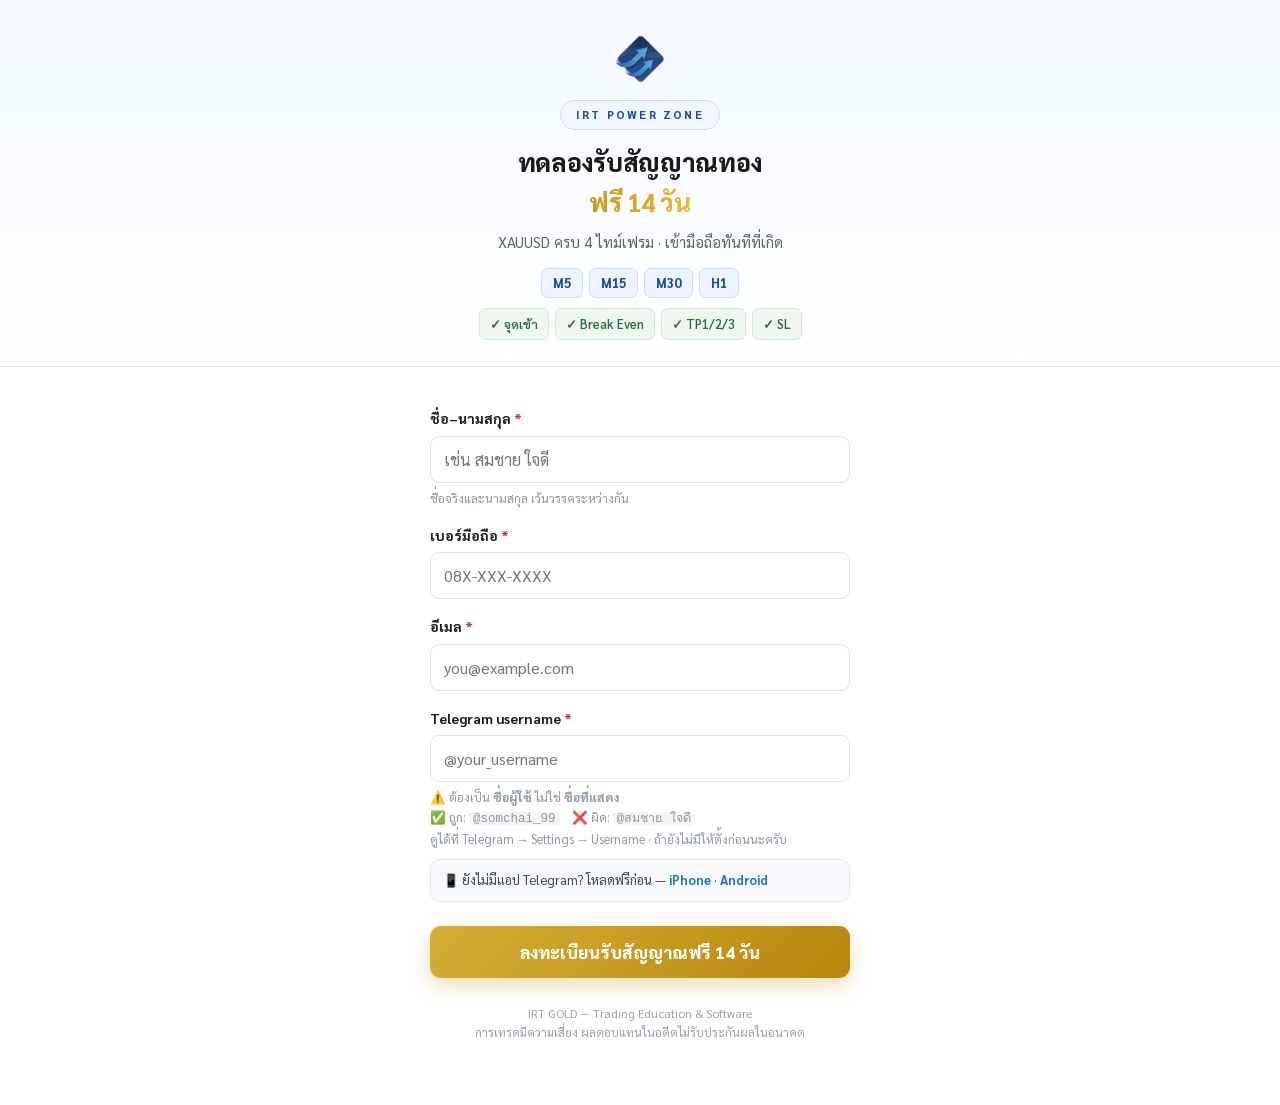
<file: powerzone/index.html>
<!doctype html>
<html lang="th">
<head>
<meta charset="utf-8" />
<meta name="viewport" content="width=device-width, initial-scale=1" />
<title>ทดลองรับสัญญาณฟรี 14 วัน | IRT POWER ZONE</title>
<meta name="description" content="ทดลองรับสัญญาณทอง XAUUSD ฟรี 14 วัน ครบ 4 ไทม์เฟรม M5 · M15 · M30 · H1 จุดเข้า Break Even TP1 TP2 TP3 และ SL เข้ามือถือทันทีที่เกิด" />
<link rel="icon" href="../assets/img/irt2.png" />

<!-- Open Graph — การ์ดพรีวิวตอนแปะลิงก์ใน LINE / Facebook -->
<meta property="og:type" content="website" />
<meta property="og:url" content="https://irtgold.github.io/powerzone/" />
<meta property="og:title" content="ทดลองรับสัญญาณทองฟรี 14 วัน — IRT POWER ZONE" />
<meta property="og:description" content="ครบ 4 ไทม์เฟรม M5 · M15 · M30 · H1 · จุดเข้า · Break Even · TP1/2/3 · SL — ลงทะเบียนฟรี รับลิงก์เข้าห้องทันที" />
<meta property="og:image" content="https://irtgold.github.io/assets/img/irt2.png" />
<meta property="og:locale" content="th_TH" />
<meta name="twitter:card" content="summary_large_image" />

<link href="https://fonts.googleapis.com/css2?family=Sarabun:wght@400;600;700;800&display=swap" rel="stylesheet">
<style>
  *{margin:0;padding:0;box-sizing:border-box}
  body{font-family:'Sarabun',-apple-system,'Segoe UI',sans-serif;background:#fff;color:#1a1a1a;line-height:1.6;padding-bottom:40px}
  .hero{background:linear-gradient(180deg,#f4f8ff,#fff);border-bottom:1px solid #dfe8f6;padding:30px 20px 26px;text-align:center}
  .logo{display:block;width:58px;height:58px;border-radius:14px;object-fit:cover;margin:0 auto 12px}
  .brand{display:inline-block;font-weight:800;letter-spacing:.2em;font-size:11px;color:#1f4f9a;border:1.5px solid #c9d9f2;border-radius:100px;padding:5px 15px;margin-bottom:12px;background:#f2f7ff}
  h1{font-size:25px;font-weight:800;letter-spacing:-.3px;margin-bottom:8px}
  h1 .g{background:linear-gradient(90deg,#c9971a,#e8b93c);-webkit-background-clip:text;background-clip:text;color:transparent}
  .sub{color:#5c6470;font-size:15px}
  .tf{display:flex;gap:6px;justify-content:center;margin-top:14px}
  .tf span{font-size:13px;font-weight:800;color:#1f4f9a;background:#eef4ff;border:1px solid #cddcf5;border-radius:7px;padding:4px 11px}
  .badges{display:flex;gap:6px;justify-content:center;flex-wrap:wrap;margin-top:10px}
  .badge{font-size:12.5px;font-weight:600;color:#2e6b3e;background:#eef8f1;border:1px solid #cfe8d8;border-radius:7px;padding:5px 10px}
  .wrap{max-width:460px;margin:0 auto;padding:24px 20px}
  label{display:block;font-size:14px;font-weight:700;margin:16px 0 6px}
  .req{color:#d0343a}
  input{width:100%;padding:12px 13px;font-size:16px;font-family:inherit;border:1.5px solid #dfe3e8;border-radius:9px;background:#fff;color:#1a1a1a}
  input:focus{outline:none;border-color:#3b73c9}
  .hint{font-size:12.5px;color:#8d97a3;margin-top:5px}
  .hint code{background:#f4f5f7;border-radius:4px;padding:0 4px}
  .notg{margin-top:10px;font-size:13px;color:#3d4550;background:#f7f9fc;border:1px solid #e3e9f2;border-radius:9px;padding:10px 12px}
  .notg a{color:#1f6fd6;font-weight:700;text-decoration:none}
  button{width:100%;margin-top:24px;background:linear-gradient(135deg,#d4af37,#b8860b);color:#fff;font-family:inherit;font-weight:800;font-size:17px;padding:15px;border:0;border-radius:11px;cursor:pointer;box-shadow:0 8px 20px rgba(184,134,11,.28)}
  button:disabled{opacity:.6}
  .err{color:#d0343a;font-size:13.5px;margin-top:10px;display:none;background:#fef6f6;border:1px solid #f3d9d9;border-radius:8px;padding:10px}
  #done{display:none;text-align:center}
  .tick{width:66px;height:66px;border-radius:50%;background:#eef8f1;color:#28a35c;font-size:34px;display:flex;align-items:center;justify-content:center;margin:0 auto 16px}
  .tglink{display:block;background:#3390ec;color:#fff;font-weight:800;font-size:17px;padding:15px;border-radius:11px;text-decoration:none;margin-top:20px}
  .raw{margin-top:10px;font-size:12.5px;color:#8d97a3;word-break:break-all}
  .raw b{color:#3d4550;font-weight:600;user-select:all}
  .inapp{margin-top:12px;font-size:12.5px;color:#7a5a00;background:#fffbee;border:1px solid #f0e2b6;border-radius:8px;padding:9px 11px;text-align:left}
  .steps{background:#fafbfc;border:1px solid #eceef1;border-radius:12px;padding:16px 18px;margin-top:18px;text-align:left}
  .steps li{list-style:none;font-size:14px;color:#3d4550;padding:5px 0 5px 24px;position:relative}
  .steps li::before{content:"✓";position:absolute;left:0;color:#28a35c;font-weight:700}
  .foot{text-align:center;color:#98a0ab;font-size:12px;margin-top:26px;padding:0 20px}
</style>
</head>
<body>

<div class="hero">
  <img src="../assets/img/irt2.png" alt="IRT GOLD" class="logo" />
  <div class="brand">IRT POWER ZONE</div>
  <h1>ทดลองรับสัญญาณทอง<br><span class="g">ฟรี 14 วัน</span></h1>
  <p class="sub">XAUUSD ครบ 4 ไทม์เฟรม · เข้ามือถือทันทีที่เกิด</p>
  <div class="tf"><span>M5</span><span>M15</span><span>M30</span><span>H1</span></div>
  <div class="badges">
    <span class="badge">✓ จุดเข้า</span>
    <span class="badge">✓ Break Even</span>
    <span class="badge">✓ TP1/2/3</span>
    <span class="badge">✓ SL</span>
  </div>
</div>

<div class="wrap">
  <div id="form">
    <label>ชื่อ–นามสกุล <span class="req">*</span></label>
    <input id="name" placeholder="เช่น สมชาย ใจดี" autocomplete="name">
    <div class="hint">ชื่อจริงและนามสกุล เว้นวรรคระหว่างกัน</div>

    <label>เบอร์มือถือ <span class="req">*</span></label>
    <input id="phone" type="tel" inputmode="numeric" placeholder="08X-XXX-XXXX" autocomplete="tel">

    <label>อีเมล <span class="req">*</span></label>
    <input id="email" type="email" placeholder="you@example.com" autocomplete="email" autocapitalize="off" spellcheck="false">

    <label>Telegram username <span class="req">*</span></label>
    <input id="username" placeholder="@your_username" autocapitalize="off" autocorrect="off" spellcheck="false">
    <div class="hint">
      ⚠️ ต้องเป็น <b>ชื่อผู้ใช้</b> ไม่ใช่ <b>ชื่อที่แสดง</b><br>
      ✅ ถูก: <code>@somchai_99</code> &nbsp;&nbsp; ❌ ผิด: <code>@สมชาย ใจดี</code><br>
      ดูได้ที่ Telegram → Settings → Username · ถ้ายังไม่มีให้ตั้งก่อนนะครับ
    </div>
    <div class="notg">
      📱 ยังไม่มีแอป Telegram? โหลดฟรีก่อน —
      <a href="https://apps.apple.com/app/telegram-messenger/id686449807" target="_blank" rel="noopener">iPhone</a> ·
      <a href="https://play.google.com/store/apps/details?id=org.telegram.messenger" target="_blank" rel="noopener">Android</a>
    </div>

    <button id="btn" type="button">ลงทะเบียนรับสัญญาณฟรี 14 วัน</button>
    <div class="err" id="err"></div>
  </div>

  <div id="done">
    <div class="tick">✓</div>
    <h1 style="font-size:22px">ลงทะเบียนสำเร็จ!</h1>
    <p class="sub" id="doneMsg">กดปุ่มด้านล่างเพื่อเข้าห้องรับสัญญาณได้เลย</p>
    <a class="tglink" id="joinLink" href="#" target="_blank" rel="noopener">📲 เข้าห้อง IRT POWER ZONE</a>
    <div class="raw">หรือก๊อปลิงก์นี้ไปเปิดใน Telegram: <b id="rawLink"></b></div>
    <div class="inapp">กดแล้วไม่เด้งเข้า Telegram? — กด <b>⋮</b> มุมขวาบน แล้วเลือก <b>เปิดในเบราว์เซอร์</b> จากนั้นกดปุ่มสีฟ้าอีกครั้ง</div>
    <ul class="steps">
      <li>ลิงก์นี้เป็นของคุณคนเดียว ใช้ได้ครั้งเดียว หมดอายุใน 24 ชม.</li>
      <li>ในแอป Telegram กด <b>Join Channel</b> เพื่อเข้าห้อง</li>
      <li>เริ่มนับ 14 วันทันทีที่เข้า · เสาร์–อาทิตย์ไม่นับ เพราะตลาดปิด</li>
      <li>เปิดแจ้งเตือนห้องไว้ จะได้ไม่พลาดสัญญาณ</li>
      <li>ครบกำหนดระบบนำออกให้อัตโนมัติ · อยากรับต่อทักแอดมินทาง LINE</li>
    </ul>
  </div>

  <div class="foot">
    IRT GOLD — Trading Education &amp; Software<br>
    การเทรดมีความเสี่ยง ผลตอบแทนในอดีตไม่รับประกันผลในอนาคต
  </div>
</div>

<script>
const SCRIPT_URL = 'https://script.google.com/macros/s/AKfycbytr9sP5MWz-OqVXQxXONUTqZyxpMmVKLAEHtgu-zD6jknSsaMK8YQcODHiNq7cdOes/exec';
const wait = ms => new Promise(r => setTimeout(r, ms));

// ── ตรวจชื่อ / เบอร์มั่วตั้งแต่หน้าเว็บ (เซิร์ฟเวอร์ตรวจซ้ำ + ตรวจอีเมลเพิ่มอีกชั้น) ──
function nameProblem(n) {
  n = n.trim().replace(/\s+/g, ' ');
  const letters = n.replace(/[^A-Za-z฀-๿]/g, '');
  if (/\d/.test(n)) return 'ชื่อต้องไม่มีตัวเลขครับ กรุณากรอกชื่อ–นามสกุลจริง';
  if (letters.length < 4 || n.split(' ').length < 2)
    return 'กรุณากรอกทั้งชื่อและนามสกุล เว้นวรรคระหว่างกัน เช่น สมชาย ใจดี';
  const flat = n.toLowerCase().replace(/\s/g, '');
  if (/^(.)\1+$/.test(flat) || /(test|asdf|qwer|zxcv|ทดสอบ)/.test(flat))
    return 'กรุณากรอกชื่อ–นามสกุลจริงครับ';
  if (n.toLowerCase().split(' ').some(w => /^[a-z]{5,}$/.test(w) && !/[aeiouy]/.test(w)))
    return 'กรุณากรอกชื่อ–นามสกุลจริงครับ';
  return '';
}
function phoneProblem(p) {
  p = p.replace(/\D/g, '');
  if (!/^0[689]\d{8}$/.test(p)) return 'กรุณากรอกเบอร์มือถือ 10 หลัก ขึ้นต้นด้วย 06 / 08 / 09';
  if (/^(\d)\1{6}$/.test(p.slice(3))) return 'เบอร์โทรไม่ถูกต้อง กรุณากรอกเบอร์จริงครับ';
  const t = p.slice(2);
  let up = true, down = true;
  for (let i = 1; i < t.length; i++) {
    const d = Number(t[i]) - Number(t[i - 1]);
    if (d !== 1) up = false;
    if (d !== -1) down = false;
  }
  return (up || down) ? 'เบอร์โทรไม่ถูกต้อง กรุณากรอกเบอร์จริงครับ' : '';
}

// ส่ง 1 ครั้ง — ได้คำตอบคืน JSON · คำตอบหาย / Google ตอบเป็นหน้า 404 / ค้างนานเกิน 40 วิ โยน network
// (เซิร์ฟเวอร์บันทึกไปแล้วแต่คำตอบกลับมาไม่ถึง — เจอจริงกับมือถือเน็ตไม่นิ่ง และช่วงระบบเพิ่งอัปเดต
//  คำขอแรก ๆ ช้า ~20 วิ แล้ว Google ส่งหน้า 404 กลับมาแทนคำตอบ · รอ 40 วิก่อนตัดสาย ไม่ให้ส่งซ้ำตอนงานแรกยังไม่เสร็จ)
async function postOnce(fd) {
  const ctl = ('AbortController' in window) ? new AbortController() : null;
  const timer = ctl ? setTimeout(() => ctl.abort(), 40000) : null;
  try {
    const res = await fetch(SCRIPT_URL, { method: 'POST', body: fd, signal: ctl ? ctl.signal : undefined });
    return await res.json();
  } catch (e) {
    const err = new Error('network');
    err.network = true;
    throw err;
  } finally {
    if (timer) clearTimeout(timer);
  }
}

document.getElementById('btn').addEventListener('click', async function () {
  const v = id => document.getElementById(id).value.trim();
  const err = document.getElementById('err');
  const btn = document.getElementById('btn');
  const show = m => { err.textContent = m; err.style.display = 'block'; };
  const reset = () => { btn.disabled = false; btn.textContent = 'ลงทะเบียนรับสัญญาณฟรี 14 วัน'; };

  // ── ตรวจข้อมูลก่อนส่ง ──
  const badName = nameProblem(v('name'));
  if (badName) return show(badName);

  const badPhone = phoneProblem(v('phone'));
  if (badPhone) return show(badPhone);

  if (!v('email')) return show('กรุณากรอกอีเมลครับ');
  if (!/^[^\s@]+@[^\s@]+\.[^\s@]{2,}$/.test(v('email')))
    return show('อีเมลไม่ถูกต้อง กรุณาตรวจสอบอีกครั้งครับ');

  const u = v('username').replace(/^@/, '').toLowerCase();
  if (!u) return show('กรุณากรอก Telegram username ครับ');
  if (/\s/.test(u))
    return show('Telegram username ห้ามมีช่องว่างครับ — ต้องเป็น "ชื่อผู้ใช้" ไม่ใช่ "ชื่อที่แสดง" ดูที่ Telegram → Settings → Username');
  if (!/^[a-z0-9_]{5,32}$/.test(u))
    return show('Telegram username ไม่ถูกต้อง — ใช้ได้เฉพาะ a-z, 0-9 และ _ ยาว 5-32 ตัว');

  err.style.display = 'none';
  btn.disabled = true;
  btn.textContent = 'กำลังบันทึก...';

  const fd = new FormData();
  fd.append('program', 'pz7');          // ห้อง IRT POWER ZONE 14 วัน
  fd.append('source', 'LINE');
  fd.append('name', v('name'));
  fd.append('phone', v('phone'));
  fd.append('email', v('email'));
  fd.append('username', v('username'));

  // คำตอบหาย → ส่งซ้ำอัตโนมัติ (สูงสุด 3 ครั้ง) เซิร์ฟเวอร์เจอเบอร์เดิมจะคืนลิงก์ให้ ไม่บันทึกซ้ำ
  let data = null, retried = false;
  for (let attempt = 1; attempt <= 3 && !data; attempt++) {
    try {
      data = await postOnce(fd);
    } catch (e) {
      if (attempt === 3) break;
      retried = true;
      btn.textContent = 'การเชื่อมต่อสะดุด กำลังลองใหม่...';
      await wait(attempt * 2000);
    }
  }

  if (!data) {
    reset();
    return show('การเชื่อมต่อไม่เสถียร กดปุ่มลงทะเบียนอีกครั้งได้เลยครับ (ระบบไม่บันทึกซ้ำ) — ถ้ายังไม่ได้ ทักแอดมินทาง LINE');
  }

  // เซิร์ฟเวอร์ตอบกลับพร้อมเหตุผล เช่น อีเมลพิมพ์ผิด / เคยทดลองครบแล้ว — โชว์ตามนั้น
  if (!data.ok) {
    reset();
    return show(data.error || 'เกิดข้อผิดพลาด กรุณาลองใหม่อีกครั้ง หรือทักแอดมินทาง LINE ครับ');
  }

  document.getElementById('form').style.display = 'none';
  document.getElementById('done').style.display = 'block';
  document.getElementById('joinLink').href = data.link;
  document.getElementById('rawLink').textContent = data.link;
  // ส่งซ้ำเพราะเน็ตสะดุด เซิร์ฟเวอร์จะตอบว่า "เคยลงแล้ว" — ไม่ต้องบอกลูกค้า เพราะเพิ่งกดครั้งเดียว
  if (data.repeat && !retried) {
    document.getElementById('doneMsg').textContent =
      'คุณเคยลงทะเบียนไว้แล้ว — นี่คือลิงก์ใหม่ของคุณ กดเข้าห้องได้เลยครับ';
  }
  window.scrollTo({ top: 0, behavior: 'smooth' });
});
</script>

</body>
</html>
</file>
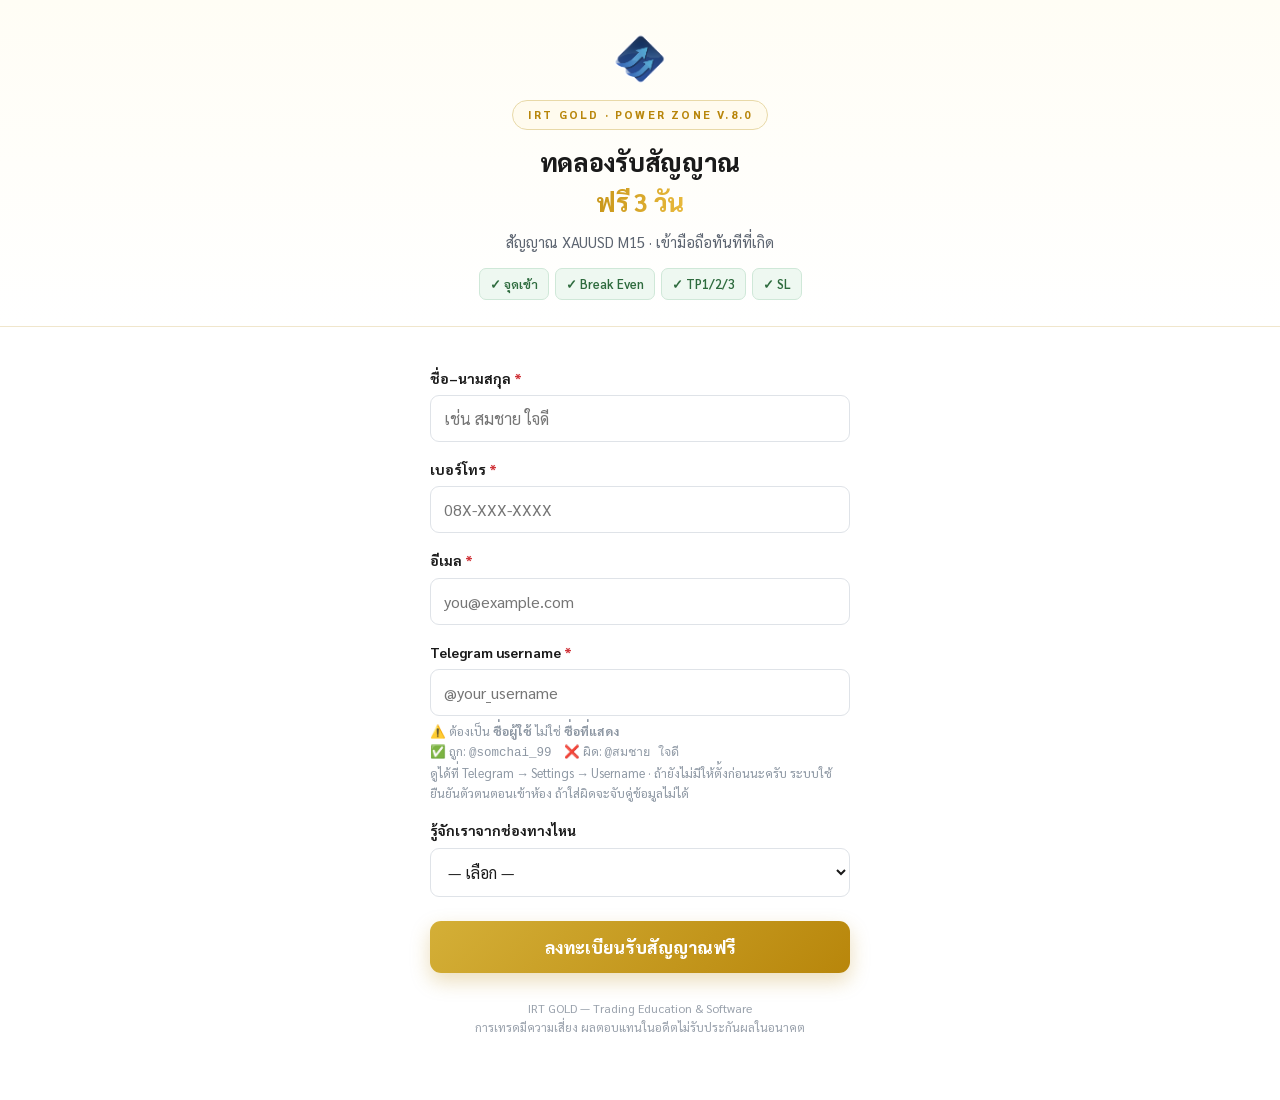
<file: trial/index.html>
<!doctype html>
<html lang="th">
<head>
<meta charset="utf-8" />
<meta name="viewport" content="width=device-width, initial-scale=1" />
<title>ทดลองรับสัญญาณฟรี 3 วัน | IRT GOLD V.8.0</title>
<meta name="description" content="ทดลองรับสัญญาณ XAUUSD M15 ฟรี 3 วัน ครบทั้งจุดเข้า Break Even TP1 TP2 TP3 และ SL เข้ามือถือทันทีที่เกิด" />
<link rel="icon" href="../assets/img/irt2.png" />

<!-- Open Graph — ให้ Facebook แสดงการ์ดพรีวิวสวย ๆ -->
<meta property="og:type" content="website" />
<meta property="og:url" content="https://irtgold.github.io/trial/" />
<meta property="og:title" content="ทดลองรับสัญญาณ XAUUSD ฟรี 3 วัน — IRT GOLD V.8.0" />
<meta property="og:description" content="สัญญาณ M15 เข้ามือถือทันทีที่เกิด · ครบทั้งจุดเข้า · Break Even · TP1/2/3 · SL — ลงทะเบียนฟรี ไม่มีค่าใช้จ่าย" />
<meta property="og:image" content="https://irtgold.github.io/assets/img/irt2.png" />
<meta property="og:locale" content="th_TH" />
<meta name="twitter:card" content="summary_large_image" />

<link href="https://fonts.googleapis.com/css2?family=Sarabun:wght@400;600;700;800&display=swap" rel="stylesheet">
<style>
  *{margin:0;padding:0;box-sizing:border-box}
  body{font-family:'Sarabun',-apple-system,'Segoe UI',sans-serif;background:#fff;color:#1a1a1a;line-height:1.6;padding-bottom:40px}
  .hero{background:linear-gradient(180deg,#fffdf5,#fff);border-bottom:1px solid #f0e6cc;padding:30px 20px 26px;text-align:center}
  /* display:block + margin auto = กลางแน่นอน ไม่ขึ้นกับเส้นฐานตัวอักษร */
  .logo{display:block;width:58px;height:58px;border-radius:14px;object-fit:cover;margin:0 auto 12px}
  .brand{display:inline-block;font-weight:800;letter-spacing:.2em;font-size:11px;color:#b8860b;border:1.5px solid #e8d9a8;border-radius:100px;padding:5px 15px;margin-bottom:12px;background:#fffbee}
  h1{font-size:25px;font-weight:800;letter-spacing:-.3px;margin-bottom:8px}
  h1 .g{background:linear-gradient(90deg,#c9971a,#e8b93c);-webkit-background-clip:text;background-clip:text;color:transparent}
  .sub{color:#5c6470;font-size:15px}
  .badges{display:flex;gap:6px;justify-content:center;flex-wrap:wrap;margin-top:14px}
  .badge{font-size:12.5px;font-weight:600;color:#2e6b3e;background:#eef8f1;border:1px solid #cfe8d8;border-radius:7px;padding:5px 10px}
  .wrap{max-width:460px;margin:0 auto;padding:24px 20px}
  label{display:block;font-size:14px;font-weight:700;margin:16px 0 6px}
  .req{color:#d0343a}
  input,select{width:100%;padding:12px 13px;font-size:16px;font-family:inherit;border:1.5px solid #dfe3e8;border-radius:9px;background:#fff;color:#1a1a1a}
  input:focus,select:focus{outline:none;border-color:#d4af37}
  .hint{font-size:12.5px;color:#8d97a3;margin-top:5px}
  button{width:100%;margin-top:24px;background:linear-gradient(135deg,#d4af37,#b8860b);color:#fff;font-family:inherit;font-weight:800;font-size:17px;padding:15px;border:0;border-radius:11px;cursor:pointer;box-shadow:0 8px 20px rgba(184,134,11,.28)}
  button:disabled{opacity:.6}
  .err{color:#d0343a;font-size:13.5px;margin-top:10px;display:none;background:#fef6f6;border:1px solid #f3d9d9;border-radius:8px;padding:10px}
  #done{display:none;text-align:center}
  .tick{width:66px;height:66px;border-radius:50%;background:#eef8f1;color:#28a35c;font-size:34px;display:flex;align-items:center;justify-content:center;margin:0 auto 16px}
  .tglink{display:block;background:#3390ec;color:#fff;font-weight:800;font-size:17px;padding:15px;border-radius:11px;text-decoration:none;margin-top:20px}
  .steps{background:#fafbfc;border:1px solid #eceef1;border-radius:12px;padding:16px 18px;margin-top:20px;text-align:left}
  .steps li{list-style:none;font-size:14px;color:#3d4550;padding:5px 0 5px 24px;position:relative}
  .steps li::before{content:"✓";position:absolute;left:0;color:#28a35c;font-weight:700}
  .foot{text-align:center;color:#98a0ab;font-size:12px;margin-top:26px;padding:0 20px}
</style>
</head>
<body>

<div class="hero">
  <img src="../assets/img/irt2.png" alt="IRT GOLD" class="logo" />
  <div class="brand">IRT GOLD · POWER ZONE V.8.0</div>
  <h1>ทดลองรับสัญญาณ<br><span class="g">ฟรี 3 วัน</span></h1>
  <p class="sub">สัญญาณ XAUUSD M15 · เข้ามือถือทันทีที่เกิด</p>
  <div class="badges">
    <span class="badge">✓ จุดเข้า</span>
    <span class="badge">✓ Break Even</span>
    <span class="badge">✓ TP1/2/3</span>
    <span class="badge">✓ SL</span>
  </div>
</div>

<div class="wrap">
  <div id="form">
    <label>ชื่อ–นามสกุล <span class="req">*</span></label>
    <input id="name" placeholder="เช่น สมชาย ใจดี" autocomplete="name">

    <label>เบอร์โทร <span class="req">*</span></label>
    <input id="phone" type="tel" inputmode="numeric" placeholder="08X-XXX-XXXX" autocomplete="tel">

    <label>อีเมล <span class="req">*</span></label>
    <input id="email" type="email" placeholder="you@example.com" autocomplete="email" autocapitalize="off" spellcheck="false">

    <label>Telegram username <span class="req">*</span></label>
    <input id="username" placeholder="@your_username" autocapitalize="off" autocorrect="off" spellcheck="false">
    <div class="hint">
      ⚠️ ต้องเป็น <b>ชื่อผู้ใช้</b> ไม่ใช่ <b>ชื่อที่แสดง</b><br>
      ✅ ถูก: <code>@somchai_99</code> &nbsp;&nbsp; ❌ ผิด: <code>@สมชาย ใจดี</code><br>
      ดูได้ที่ Telegram → Settings → Username · ถ้ายังไม่มีให้ตั้งก่อนนะครับ
      ระบบใช้ยืนยันตัวตนตอนเข้าห้อง ถ้าใส่ผิดจะจับคู่ข้อมูลไม่ได้
    </div>

    <label>รู้จักเราจากช่องทางไหน</label>
    <select id="source">
      <option value="">— เลือก —</option>
      <option>Facebook</option>
      <option>TikTok</option>
      <option>YouTube</option>
      <option>เพื่อนแนะนำ</option>
      <option>อื่น ๆ</option>
    </select>

    <button id="btn" type="button">ลงทะเบียนรับสัญญาณฟรี</button>
    <div class="err" id="err"></div>
  </div>

  <div id="done">
    <div class="tick">✓</div>
    <h1 style="font-size:22px">ลงทะเบียนสำเร็จ!</h1>
    <p class="sub" id="doneMsg">กดปุ่มด้านล่างเพื่อเข้าห้องรับสัญญาณได้เลย</p>
    <a class="tglink" id="joinLink" href="#" target="_blank" rel="noopener">📲 เข้าห้องรับสัญญาณ</a>
    <ul class="steps">
      <li>ลิงก์นี้เป็นของคุณคนเดียว ใช้ได้ครั้งเดียว และหมดอายุใน 24 ชม.</li>
      <li>กดเข้าห้องด้วย Telegram บัญชีเดียวกับ username ที่กรอกไว้</li>
      <li>ระบบจะทักต้อนรับและเริ่มนับ 3 วันทันทีที่เข้า</li>
      <li>รับสัญญาณครบทุกจังหวะ ไม่ต้องเฝ้าจอ</li>
    </ul>
  </div>

  <div class="foot">
    IRT GOLD — Trading Education &amp; Software<br>
    การเทรดมีความเสี่ยง ผลตอบแทนในอดีตไม่รับประกันผลในอนาคต
  </div>
</div>

<script>
const SCRIPT_URL = 'https://script.google.com/macros/s/AKfycbytr9sP5MWz-OqVXQxXONUTqZyxpMmVKLAEHtgu-zD6jknSsaMK8YQcODHiNq7cdOes/exec';

document.getElementById('btn').addEventListener('click', async function () {
  const v = id => document.getElementById(id).value.trim();
  const err = document.getElementById('err');
  const btn = document.getElementById('btn');

  // ── ตรวจข้อมูลก่อนส่ง ──
  const show = m => { err.textContent = m; err.style.display = 'block'; };

  if (v('name').length < 2) return show('กรุณากรอกชื่อ–นามสกุลให้ครบครับ');

  const digits = v('phone').replace(/\D/g, '');
  if (digits.length < 9 || digits.length > 10 || digits[0] !== '0')
    return show('เบอร์โทรไม่ถูกต้อง กรุณากรอกให้ครบ 10 หลัก เช่น 0812345678');

  if (!v('email')) return show('กรุณากรอกอีเมลครับ');
  if (!/^[^\s@]+@[^\s@]+\.[^\s@]{2,}$/.test(v('email')))
    return show('อีเมลไม่ถูกต้อง กรุณาตรวจสอบอีกครั้งครับ');

  const u = v('username').replace(/^@/, '').toLowerCase();
  if (!u) return show('กรุณากรอก Telegram username ครับ');
  if (/\s/.test(u))
    return show('Telegram username ห้ามมีช่องว่างครับ — ต้องเป็น "ชื่อผู้ใช้" ไม่ใช่ "ชื่อที่แสดง" ดูที่ Telegram → Settings → Username');
  if (!/^[a-z0-9_]{5,32}$/.test(u))
    return show('Telegram username ไม่ถูกต้อง — ใช้ได้เฉพาะ a-z, 0-9 และ _ ยาว 5-32 ตัว');

  err.style.display = 'none';
  btn.disabled = true;
  btn.textContent = 'กำลังบันทึก...';

  try {
    const fd = new FormData();
    fd.append('name', v('name'));
    fd.append('phone', v('phone'));
    fd.append('email', v('email'));
    fd.append('username', v('username'));
    fd.append('source', v('source'));

    const res = await fetch(SCRIPT_URL, { method: 'POST', body: fd });
    const data = await res.json();
    if (!data.ok) throw new Error(data.error || 'save failed');

    document.getElementById('form').style.display = 'none';
    document.getElementById('done').style.display = 'block';
    document.getElementById('joinLink').href = data.link;
    if (data.repeat) {
      document.getElementById('doneMsg').textContent =
        'คุณเคยลงทะเบียนไว้แล้ว — กดปุ่มด้านล่างเข้าห้องได้เลยครับ';
    }
    window.scrollTo({ top: 0, behavior: 'smooth' });
  } catch (e) {
    btn.disabled = false;
    btn.textContent = 'ลงทะเบียนรับสัญญาณฟรี';
    err.textContent = 'เกิดข้อผิดพลาด กรุณาลองใหม่อีกครั้ง หรือทักแอดมินได้เลยครับ';
    err.style.display = 'block';
  }
});
</script>

</body>
</html>
</file>
